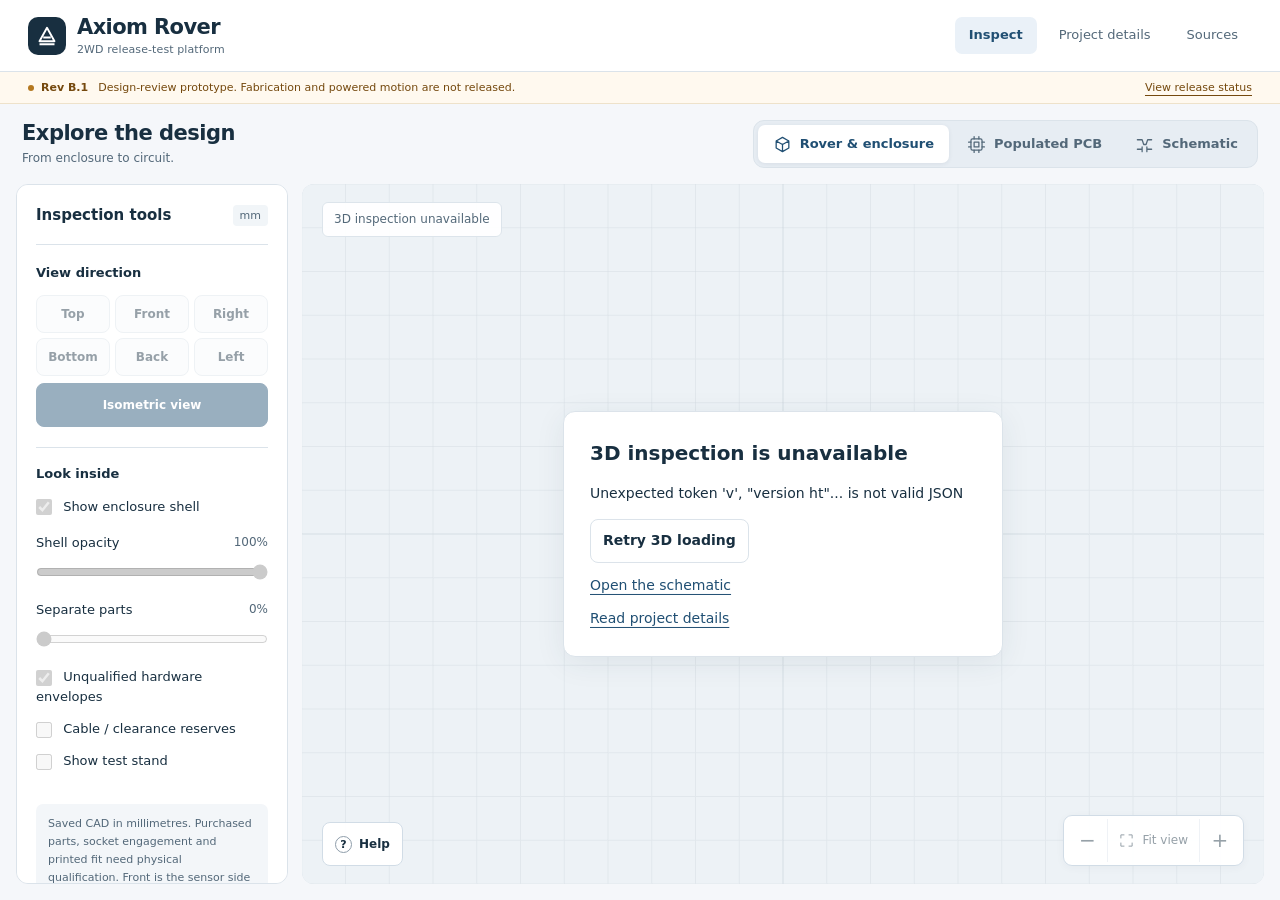
<file: viewer/index.html>
<!doctype html>
<html lang="en">
<head>
  <meta charset="utf-8">
  <meta name="viewport" content="width=device-width,initial-scale=1">
  <meta name="theme-color" content="#203d4c">
  <meta name="description" content="Inspect Axiom Rover's Rev B.1 carrier, enclosure and schematic. Explore the reference CAD, design specifications and outstanding hardware release gates.">
  <meta property="og:title" content="Axiom Rover · Interactive CAD inspection">
  <meta property="og:description" content="Explore the 2WD test platform, Pi 5 carrier and Shrike controller. Rev B.1 is a design-review prototype; physical qualification is pending.">
  <meta property="og:type" content="website">
  <meta property="og:url" content="https://axiom-rover.vercel.app/">
  <meta property="og:image" content="https://axiom-rover.vercel.app/viewer/rover-preview.png">
  <meta property="og:image:alt" content="Reference CAD of the Axiom Rover enclosure and populated carrier">
  <meta name="twitter:card" content="summary_large_image">
  <link rel="canonical" href="https://axiom-rover.vercel.app/">
  <link rel="icon" href="favicon.svg" type="image/svg+xml">
  <link rel="stylesheet" href="styles.css">
  <title>Axiom Rover · Interactive CAD inspection</title>
  <script type="importmap">{"imports":{"three":"./vendor/three.module.js"}}</script>
</head>
<body class="viewer-page">
  <a class="skip-link" href="#inspection">Skip to inspection</a>
  <header class="site-header">
    <a class="brand" href="./"><svg viewBox="0 0 32 32" width="32" height="32" aria-hidden="true"><path d="M6 23 16 5l10 18H6Zm5-5h10M6 27h20" fill="none" stroke="currentColor" stroke-width="2.5" stroke-linejoin="round"/></svg><span>Axiom Rover<small>2WD release-test platform</small></span></a>
    <nav class="site-nav" aria-label="Site"><a href="./" aria-current="page">Inspect</a><a href="project.html">Project details</a><a href="credits.html">Sources</a></nav>
  </header>
  <div class="review-banner"><span class="revision">Rev B.1</span><span>Design-review prototype. Fabrication and powered motion are not released.</span><a href="project.html#release">View release status</a></div>
  <div class="inspection-bar"><div class="inspection-title"><h1>Explore the design</h1><p>From enclosure to circuit.</p></div><nav class="mode-tabs" aria-label="Inspection mode"><button data-mode="rover" aria-pressed="true"><svg class="icon" viewBox="0 0 24 24" aria-hidden="true"><path d="m12 3 8 4.5v9L12 21l-8-4.5v-9L12 3Zm0 9 8-4.5M12 12 4 7.5M12 12v9"/></svg>Rover &amp; enclosure</button><button data-mode="pcb" aria-pressed="false"><svg class="icon" viewBox="0 0 24 24" aria-hidden="true"><rect x="5" y="5" width="14" height="14" rx="2"/><path d="M9 9h6v6H9zM9 2v3m6-3v3M9 19v3m6-3v3M2 9h3m-3 6h3M19 9h3m-3 6h3"/></svg>Populated PCB</button><button data-mode="schematic" aria-pressed="false"><svg class="icon" viewBox="0 0 24 24" aria-hidden="true"><path d="M3 6h6l2 6h3l2-6h5M3 18h6m6 0h6M9 15v6m6-6v6"/></svg>Schematic</button></nav><a class="mobile-controls" href="#controls">Inspection tools</a></div>
  <main id="inspection" tabindex="-1">
    <section id="stage" aria-label="CAD and drawing viewport" aria-describedby="hint" tabindex="0">
      <div id="status" role="status" aria-live="polite">Loading CAD geometry…</div>
      <div id="load-error" hidden><strong>3D inspection is unavailable</strong><p id="error-detail"></p><button id="retry">Retry 3D loading</button><a href="?mode=schematic">Open the schematic</a><a href="project.html">Read project details</a></div>
      <div id="drawing" hidden><img alt="Circuit drawing" draggable="false"></div>
      <div class="viewport-tools">
        <details class="viewport-help"><summary><span aria-hidden="true">?</span> Help</summary><p id="hint">Drag to rotate, pinch or scroll to zoom, right-drag to pan. Keyboard: arrows choose sides, + / − zoom, Home fits. Double-click a part to focus.</p></details>
        <div class="zoom-controls" role="group" aria-label="Viewport zoom"><button id="out" aria-label="Zoom out" disabled>−</button><button id="fit" disabled><svg class="icon" viewBox="0 0 24 24" aria-hidden="true"><path d="M8 3H3v5m13-5h5v5M3 16v5h5m13-5v5h-5"/></svg>Fit view</button><button id="in" aria-label="Zoom in" disabled>+</button></div>
      </div>
      <noscript><div class="no-script"><img src="rover-preview.png" alt="Reference CAD of the rover's enclosure and populated carrier"><p>Enable JavaScript for interactive inspection. <a href="project.html">Project details</a>, <a href="../electronics/out/schematic/carrier.svg">the schematic</a> and <a href="carrier-populated.step" download>CAD downloads</a> remain available.</p></div></noscript>
    </section>
    <aside id="controls" aria-label="Inspection controls" tabindex="-1">
      <div class="panel-heading"><h2>Inspection tools</h2><span class="unit-label">mm</span></div><a class="mobile-controls" href="#stage">Back to model ↑</a>
      <fieldset id="view-controls" disabled><legend>View direction</legend><div class="views"><button data-view="top">Top</button><button data-view="front">Front</button><button data-view="right">Right</button><button data-view="bottom">Bottom</button><button data-view="back">Back</button><button data-view="left">Left</button></div><button id="iso" class="full-width" aria-pressed="true">Isometric view</button></fieldset>

      <fieldset id="rover-options" disabled><legend>Look inside</legend><label><input id="shell" type="checkbox" checked> Show enclosure shell</label><label class="range-label" for="opacity">Shell opacity <output id="opacity-value" for="opacity" aria-hidden="true">100%</output><input id="opacity" type="range" min="0.08" max="1" step=".02" value="1"></label><label class="range-label" for="explode">Separate parts <output id="explode-value" for="explode" aria-hidden="true">0%</output><input id="explode" type="range" min="0" max="1" step=".02" value="0"></label><label><input id="envelopes" type="checkbox" checked> Unqualified hardware envelopes</label><label><input id="reserves" type="checkbox"> Cable / clearance reserves</label><label><input id="stand" type="checkbox"> Show test stand</label></fieldset>
      <fieldset id="pcb-options" disabled hidden><legend>Board detail</legend><label><input id="components" type="checkbox" checked> Show components</label><div class="row"><button data-drawing="top" aria-pressed="false">Top routing</button><button data-drawing="bottom" aria-pressed="false">Bottom routing</button></div><button id="board3d" class="full-width">Return to 3D board</button></fieldset>
      <p class="note model-note" id="disclaimer">Saved CAD in millimetres. Physical fit and socket engagement remain unqualified. Front is the sensor side (+Y).</p>
      <details id="parts-panel"><summary>Individual parts</summary><div id="parts"><p class="note">Available when geometry has loaded.</p></div></details>
      <div class="downloads"><h2>Review files</h2><a href="carrier-populated.step" download>Populated PCB STEP <span>16 MB</span></a><a href="../electronics/out/schematic/carrier.svg">Electrical schematic <span>SVG</span></a><a href="project.html">Specifications &amp; docs</a><a href="credits.html">CAD sources &amp; licenses</a></div>
      <p class="note">Reference geometry only. <a href="project.html#release">See what still needs verification.</a></p>
    </aside>
  </main>
  <script type="module" src="app.js"></script>
</body>
</html>
</file>
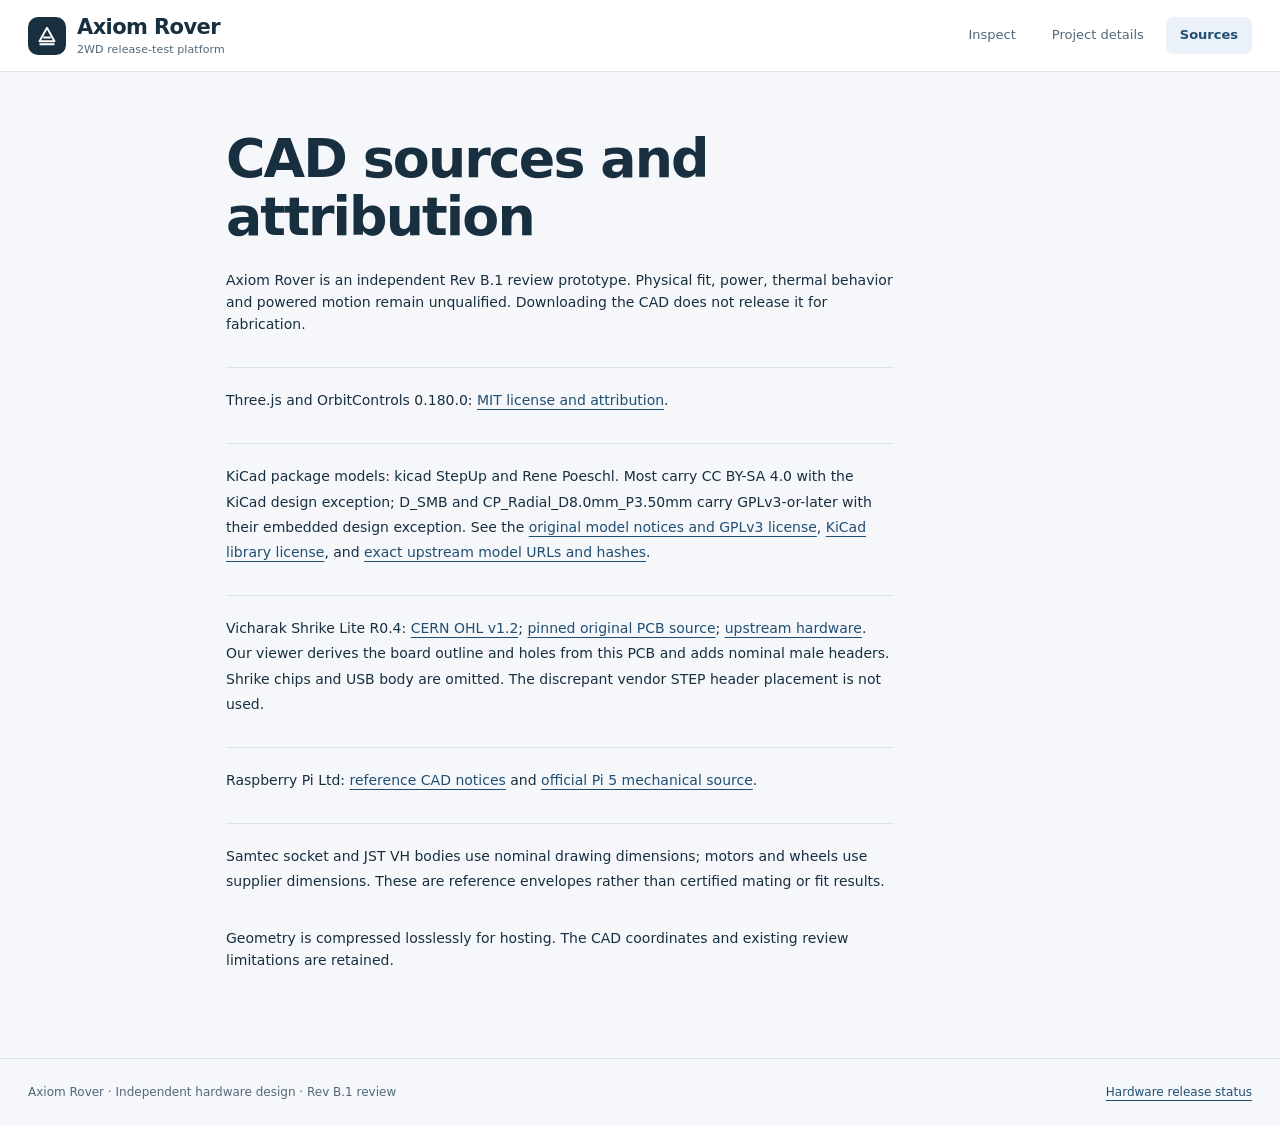
<file: viewer/credits.html>
<!doctype html>
<html lang="en"><head><meta charset="utf-8"><meta name="viewport" content="width=device-width,initial-scale=1"><title>Axiom Rover · CAD sources</title>
<meta name="description" content="Axiom Rover CAD model provenance, reference limitations, original notices and third-party licenses."><link rel="icon" href="favicon.svg" type="image/svg+xml"><link rel="stylesheet" href="styles.css"><link rel="canonical" href="https://axiom-rover.vercel.app/viewer/credits.html"></head><body class="credits-page">
<header class="site-header"><a class="brand" href="./"><svg viewBox="0 0 32 32" width="32" height="32" aria-hidden="true"><path d="M6 23 16 5l10 18H6Zm5-5h10M6 27h20" fill="none" stroke="currentColor" stroke-width="2.5" stroke-linejoin="round"/></svg><span>Axiom Rover<small>2WD release-test platform</small></span></a><nav class="site-nav" aria-label="Site"><a href="./">Inspect</a><a href="project.html">Project details</a><a href="credits.html" aria-current="page">Sources</a></nav></header><main class="content"><h1>CAD sources and attribution</h1>
<p>Axiom Rover is an independent Rev B.1 review prototype. Physical fit, power, thermal behavior and powered motion remain unqualified. Downloading the CAD does not release it for fabrication.</p>
<ul>
<li>Three.js and OrbitControls 0.180.0: <a href="vendor/LICENSE">MIT license and attribution</a>.</li>
<li>KiCad package models: kicad StepUp and Rene Poeschl. Most carry CC BY-SA 4.0 with the KiCad design exception; D_SMB and CP_Radial_D8.0mm_P3.50mm carry GPLv3-or-later with their embedded design exception. See the <a href="model-licenses.txt">original model notices and GPLv3 license</a>, <a href="../electronics/Rover.pretty/LICENSE.md">KiCad library license</a>, and <a href="model-sources.json">exact upstream model URLs and hashes</a>.</li>
<li>Vicharak Shrike Lite R0.4: <a href="../reference/shrike-r04/LICENSE_HW.md">CERN OHL v1.2</a>; <a href="../reference/shrike-r04/Shrike-lite.kicad_pcb">pinned original PCB source</a>; <a href="https://github.com/vicharak-in/shrike">upstream hardware</a>. Our viewer derives the board outline and holes from this PCB and adds nominal male headers. Shrike chips and USB body are omitted. The discrepant vendor STEP header placement is not used.</li>
<li>Raspberry Pi Ltd: <a href="../reference/raspberry-pi-5/LICENSE.txt">reference CAD notices</a> and <a href="https://pip.raspberrypi.com/documents/RP-010083-CA">official Pi 5 mechanical source</a>.</li>
<li>Samtec socket and JST VH bodies use nominal drawing dimensions; motors and wheels use supplier dimensions. These are reference envelopes rather than certified mating or fit results.</li>
</ul>
<p>Geometry is compressed losslessly for hosting. The CAD coordinates and existing review limitations are retained.</p>
</main><footer class="site-footer"><span>Axiom Rover · Independent hardware design · Rev B.1 review</span><a href="project.html#release">Hardware release status</a></footer></body></html>
</file>
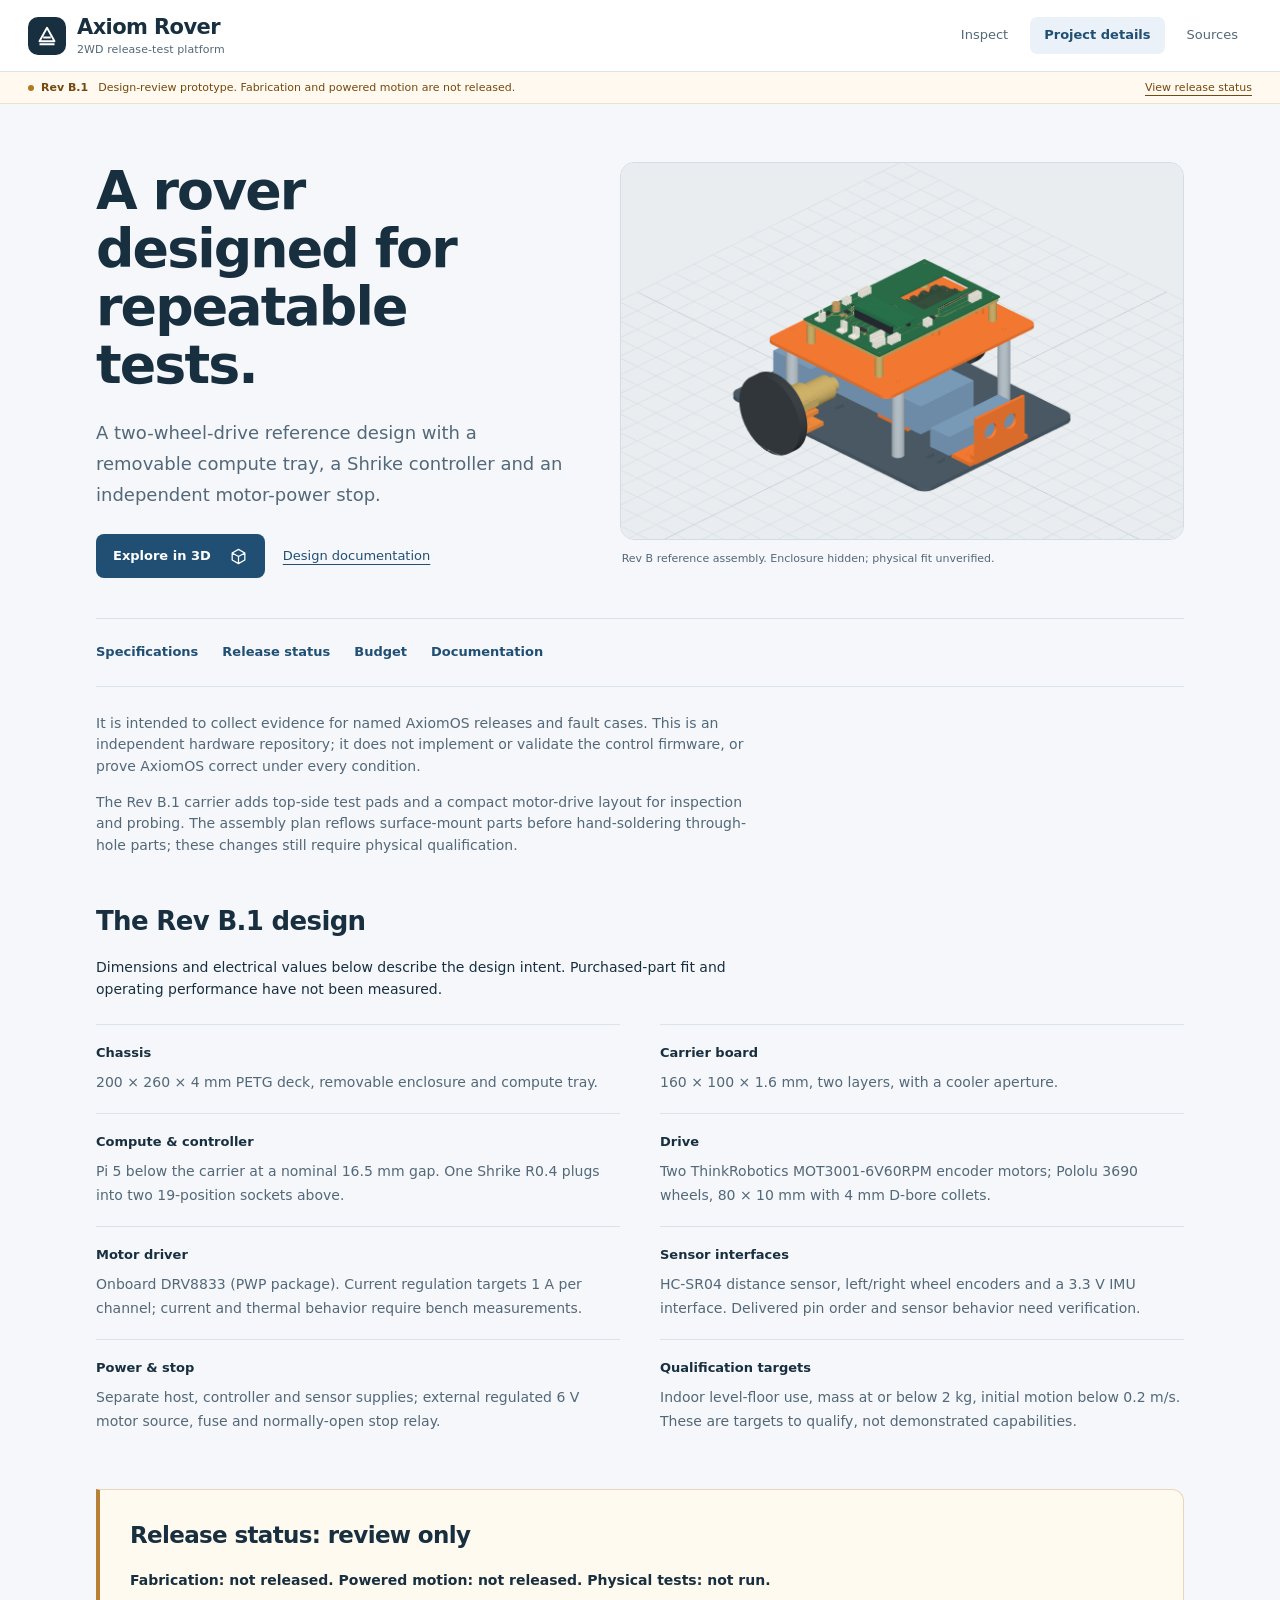
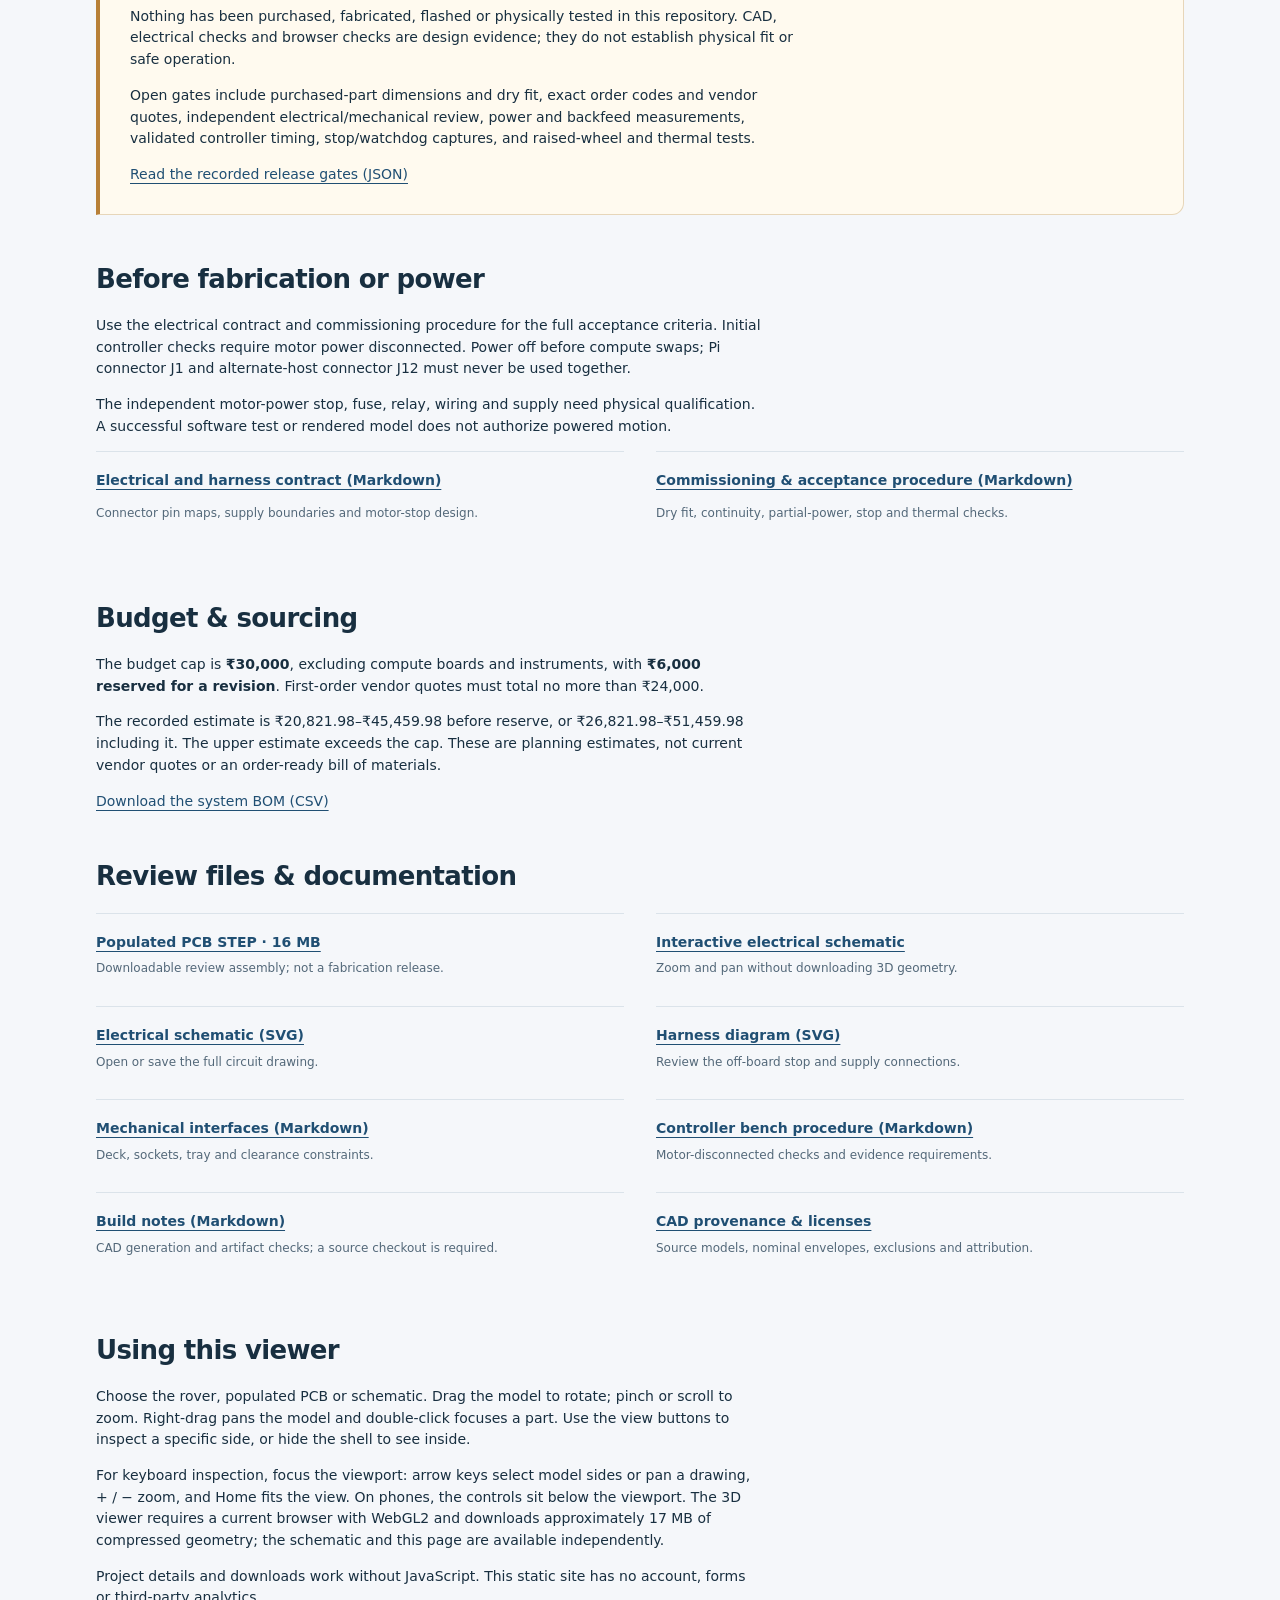
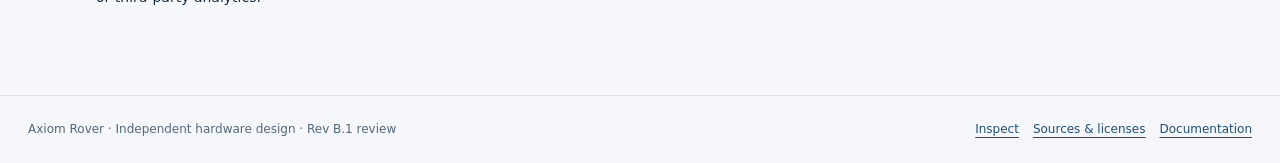
<file: viewer/project.html>
<!doctype html>
<html lang="en">
<head>
  <meta charset="utf-8"><meta name="viewport" content="width=device-width,initial-scale=1"><meta name="theme-color" content="#203d4c">
  <meta name="description" content="Axiom Rover Rev B.1 specifications, project purpose, CAD downloads, budget estimates and hardware qualification status.">
  <meta property="og:title" content="Axiom Rover · Project details"><meta property="og:description" content="A reusable 2WD release-test platform. Explore the design and the evidence still required before fabrication or powered motion."><meta property="og:type" content="website"><meta property="og:image" content="https://axiom-rover.vercel.app/viewer/rover-preview.png"><meta property="og:image:alt" content="Reference CAD of the Axiom Rover"><meta name="twitter:card" content="summary_large_image">
  <link rel="canonical" href="https://axiom-rover.vercel.app/viewer/project.html"><link rel="icon" href="favicon.svg" type="image/svg+xml"><link rel="stylesheet" href="styles.css"><title>Axiom Rover · Project details</title>
</head>
<body class="project-page">
  <a class="skip-link" href="#content">Skip to project details</a>
  <header class="site-header"><a class="brand" href="./"><svg viewBox="0 0 32 32" width="32" height="32" aria-hidden="true"><path d="M6 23 16 5l10 18H6Zm5-5h10M6 27h20" fill="none" stroke="currentColor" stroke-width="2.5" stroke-linejoin="round"/></svg><span>Axiom Rover<small>2WD release-test platform</small></span></a><nav class="site-nav" aria-label="Site"><a href="./">Inspect</a><a href="project.html" aria-current="page">Project details</a><a href="credits.html">Sources</a></nav></header>
  <div class="review-banner"><span class="revision">Rev B.1</span><span>Design-review prototype. Fabrication and powered motion are not released.</span><a href="#release">View release status</a></div>
  <main class="content" id="content" tabindex="-1">
    <section class="project-intro"><div><h1>A rover designed for repeatable tests.</h1><p class="lead">A two-wheel-drive reference design with a removable compute tray, a Shrike controller and an independent motor-power stop.</p><div class="hero-actions"><a class="button-link" href="./">Explore in 3D<svg class="icon" viewBox="0 0 24 24" aria-hidden="true"><path d="m12 3 8 4.5v9L12 21l-8-4.5v-9L12 3Zm0 9 8-4.5M12 12 4 7.5M12 12v9"/></svg></a><a href="#docs-title">Design documentation</a></div></div><figure><img src="rover-preview.png" width="1148" height="768" alt="Reference CAD showing the rover deck, wheels and populated carrier inside the enclosure"><figcaption class="note">Rev B reference assembly. Enclosure hidden; physical fit unverified.</figcaption></figure></section><nav class="page-index" aria-label="Project sections"><a href="#spec-title">Specifications</a><a href="#release">Release status</a><a href="#budget-title">Budget</a><a href="#docs-title">Documentation</a></nav><div class="project-context"><p>It is intended to collect evidence for named AxiomOS releases and fault cases. This is an independent hardware repository; it does not implement or validate the control firmware, or prove AxiomOS correct under every condition.</p><p>The Rev B.1 carrier adds top-side test pads and a compact motor-drive layout for inspection and probing. The assembly plan reflows surface-mount parts before hand-soldering through-hole parts; these changes still require physical qualification.</p></div>
    <section aria-labelledby="spec-title"><h2 id="spec-title">The Rev B.1 design</h2><p>Dimensions and electrical values below describe the design intent. Purchased-part fit and operating performance have not been measured.</p><dl class="specs"><div><dt>Chassis</dt><dd>200 × 260 × 4 mm PETG deck, removable enclosure and compute tray.</dd></div><div><dt>Carrier board</dt><dd>160 × 100 × 1.6 mm, two layers, with a cooler aperture.</dd></div><div><dt>Compute &amp; controller</dt><dd>Pi 5 below the carrier at a nominal 16.5 mm gap. One Shrike R0.4 plugs into two 19-position sockets above.</dd></div><div><dt>Drive</dt><dd>Two ThinkRobotics MOT3001-6V60RPM encoder motors; Pololu 3690 wheels, 80 × 10 mm with 4 mm D-bore collets.</dd></div><div><dt>Motor driver</dt><dd>Onboard DRV8833 (PWP package). Current regulation targets 1 A per channel; current and thermal behavior require bench measurements.</dd></div><div><dt>Sensor interfaces</dt><dd>HC-SR04 distance sensor, left/right wheel encoders and a 3.3 V IMU interface. Delivered pin order and sensor behavior need verification.</dd></div><div><dt>Power &amp; stop</dt><dd>Separate host, controller and sensor supplies; external regulated 6 V motor source, fuse and normally-open stop relay.</dd></div><div><dt>Qualification targets</dt><dd>Indoor level-floor use, mass at or below 2 kg, initial motion below 0.2 m/s. These are targets to qualify, not demonstrated capabilities.</dd></div></dl></section>
    <section class="release-box" id="release" aria-labelledby="release-title"><h2 id="release-title">Release status: review only</h2><p><strong>Fabrication: not released. Powered motion: not released. Physical tests: not run.</strong></p><p>Nothing has been purchased, fabricated, flashed or physically tested in this repository. CAD, electrical checks and browser checks are design evidence; they do not establish physical fit or safe operation.</p><p>Open gates include purchased-part dimensions and dry fit, exact order codes and vendor quotes, independent electrical/mechanical review, power and backfeed measurements, validated controller timing, stop/watchdog captures, and raised-wheel and thermal tests.</p><a href="../release-gates.json">Read the recorded release gates (JSON)</a></section>
    <section aria-labelledby="review-title"><h2 id="review-title">Before fabrication or power</h2><p>Use the electrical contract and commissioning procedure for the full acceptance criteria. Initial controller checks require motor power disconnected. Power off before compute swaps; Pi connector J1 and alternate-host connector J12 must never be used together.</p><p>The independent motor-power stop, fuse, relay, wiring and supply need physical qualification. A successful software test or rendered model does not authorize powered motion.</p><div class="resource-list"><div><a href="../docs/electrical-contract.md" download>Electrical and harness contract (Markdown)</a><p class="note">Connector pin maps, supply boundaries and motor-stop design.</p></div><div><a href="../docs/commissioning.md" download>Commissioning &amp; acceptance procedure (Markdown)</a><p class="note">Dry fit, continuity, partial-power, stop and thermal checks.</p></div></div></section>
    <section aria-labelledby="budget-title"><h2 id="budget-title">Budget &amp; sourcing</h2><p>The budget cap is <strong>₹30,000</strong>, excluding compute boards and instruments, with <strong>₹6,000 reserved for a revision</strong>. First-order vendor quotes must total no more than ₹24,000.</p><p>The recorded estimate is ₹20,821.98–₹45,459.98 before reserve, or ₹26,821.98–₹51,459.98 including it. The upper estimate exceeds the cap. These are planning estimates, not current vendor quotes or an order-ready bill of materials.</p><a href="../bom/system-bom.csv" download>Download the system BOM (CSV)</a></section>
    <section aria-labelledby="docs-title"><h2 id="docs-title">Review files &amp; documentation</h2><ul class="resource-list"><li><a href="carrier-populated.step" download>Populated PCB STEP · 16 MB</a><small>Downloadable review assembly; not a fabrication release.</small></li><li><a href="./?mode=schematic">Interactive electrical schematic</a><small>Zoom and pan without downloading 3D geometry.</small></li><li><a href="../electronics/out/schematic/carrier.svg">Electrical schematic (SVG)</a><small>Open or save the full circuit drawing.</small></li><li><a href="../docs/harness.svg">Harness diagram (SVG)</a><small>Review the off-board stop and supply connections.</small></li><li><a href="../docs/mechanical.md" download>Mechanical interfaces (Markdown)</a><small>Deck, sockets, tray and clearance constraints.</small></li><li><a href="../docs/bench.md" download>Controller bench procedure (Markdown)</a><small>Motor-disconnected checks and evidence requirements.</small></li><li><a href="../docs/build.md" download>Build notes (Markdown)</a><small>CAD generation and artifact checks; a source checkout is required.</small></li><li><a href="credits.html">CAD provenance &amp; licenses</a><small>Source models, nominal envelopes, exclusions and attribution.</small></li></ul></section>
    <section aria-labelledby="use-title"><h2 id="use-title">Using this viewer</h2><p>Choose the rover, populated PCB or schematic. Drag the model to rotate; pinch or scroll to zoom. Right-drag pans the model and double-click focuses a part. Use the view buttons to inspect a specific side, or hide the shell to see inside.</p><p>For keyboard inspection, focus the viewport: arrow keys select model sides or pan a drawing, + / − zoom, and Home fits the view. On phones, the controls sit below the viewport. The 3D viewer requires a current browser with WebGL2 and downloads approximately 17 MB of compressed geometry; the schematic and this page are available independently.</p><p>Project details and downloads work without JavaScript. This static site has no account, forms or third-party analytics.</p></section>
  </main>
  <footer class="site-footer"><span>Axiom Rover · Independent hardware design · Rev B.1 review</span><div><a href="./">Inspect</a><a href="credits.html">Sources &amp; licenses</a><a href="#docs-title">Documentation</a></div></footer>
</body>
</html>
</file>
<file: viewer/styles.css>
:root {
  color-scheme: light;
  --ink: #182f40;
  --muted: #536879;
  --blue: #204f73;
  --line: #dbe3ea;
  --paper: #fff;
  --ground: #edf2f6;
  --accent: #285fca;
  font: 14px/1.55 system-ui, -apple-system, BlinkMacSystemFont, "Segoe UI", sans-serif;
  color: var(--ink);
  background: #f5f7fa;
}
* { box-sizing: border-box; }
body { margin: 0; }
a { color: var(--blue); text-underline-offset: 4px; }
a:hover { color: #12344e; }
button, input, select { font: inherit; }
button { min-height: 44px; border: 1px solid var(--line); background: #fff; color: var(--ink); border-radius: 8px; padding: 8px 12px; cursor: pointer; font-weight: 550; }
button:hover:not(:disabled) { background: #eef4fa; border-color: #9eafc2; }
button[aria-pressed=true] { color: #fff; background: var(--blue); border-color: var(--blue); }
button:disabled { cursor: default; opacity: .45; }
:focus-visible { outline: 3px solid #3976d7; outline-offset: 3px; }
[hidden] { display: none !important; }
.icon { width: 19px; height: 19px; flex: none; fill: none; stroke: currentColor; stroke-width: 1.6; stroke-linecap: round; stroke-linejoin: round; vertical-align: middle; }
.skip-link { position: fixed; left: 16px; top: -80px; z-index: 20; background: white; padding: 12px; }
.skip-link:focus { top: 12px; }
.site-header { min-height: 72px; display: flex; align-items: center; justify-content: space-between; gap: 24px; padding: 12px 28px; background: var(--paper); border-bottom: 1px solid var(--line); }
.brand { display: flex; gap: 11px; align-items: center; color: var(--ink); text-decoration: none; font-size: 21px; font-weight: 750; line-height: 1.15; letter-spacing: -.6px; }
.brand > svg { width: 38px; height: 38px; padding: 7px; border-radius: 10px; background: var(--ink); color: #fff; }
.brand small { display: block; font-size: 11px; font-weight: 450; letter-spacing: .1px; color: var(--muted); margin-top: 5px; }
.site-nav { display: flex; gap: 8px; align-items: center; }
.site-nav a { padding: 8px 14px; border-radius: 7px; text-decoration: none; color: var(--muted); font-size: 13px; }
.site-nav a:hover { background: #f3f6f9; }
.site-nav a[aria-current=page] { color: var(--blue); background: #eaf1f8; font-weight: 650; }
.review-banner { display: flex; align-items: center; gap: 10px; padding: 7px 28px; background: #fff9ef; border-bottom: 1px solid #eee2ca; font-size: 11px; color: #75490e; }
.review-banner a { color: inherit; margin-left: auto; white-space: nowrap; }
.revision { font-weight: 750; white-space: nowrap; }
.revision::before { content: ""; display: inline-block; width: 6px; height: 6px; border-radius: 50%; background: #b47820; margin-right: 7px; vertical-align: middle; }
.inspection-bar { display: flex; align-items: center; gap: 24px; padding: 16px 22px; }
.inspection-title h1 { font-size: 21px; line-height: 1.2; letter-spacing: -.5px; margin: 0; font-weight: 700; }
.inspection-title p { font-size: 12px; color: var(--muted); margin: 3px 0 0; }
.mode-tabs { display: flex; gap: 3px; margin-left: auto; padding: 4px; border: 1px solid var(--line); background: #e7edf3; border-radius: 11px; }
.mode-tabs button { display: flex; align-items: center; justify-content: center; gap: 8px; min-height: 38px; padding: 7px 15px; border: 0; color: var(--muted); background: transparent; font-size: 13px; border-radius: 7px; }
.mode-tabs button:hover:not(:disabled) { background: #f5f8fb; }
.mode-tabs button[aria-pressed=true] { color: var(--blue); background: white; box-shadow: 0 1px 4px #24394d14; }
.viewer-page { height: 100dvh; display: flex; flex-direction: column; }
.viewer-page main { display: grid; grid-template-columns: 272px minmax(0, 1fr); grid-template-areas: "controls stage"; gap: 14px; padding: 0 16px 16px; flex: 1; min-height: 0; }
.viewer-page aside { grid-area: controls; overflow: auto; padding: 19px; background: var(--paper); border: 1px solid var(--line); border-radius: 12px; scrollbar-width: thin; scrollbar-color: #c1cdd8 transparent; }
.panel-heading { display: flex; align-items: center; justify-content: space-between; padding-bottom: 17px; margin-bottom: 18px; border-bottom: 1px solid var(--line); }
.panel-heading h2 { font-size: 15px; margin: 0; }
.unit-label { font-size: 11px; color: var(--muted); background: #f1f5f8; padding: 2px 7px; border-radius: 4px; }
fieldset { padding: 0; margin: 0 0 20px; border: 0; min-width: 0; }
legend, h2 { font-size: 13px; font-weight: 700; margin: 0 0 12px; padding: 0; }
label { display: block; margin: 12px 0; font-size: 13px; }
input[type=range] { display: block; width: 100%; min-height: 24px; margin: 7px 0 0; accent-color: var(--blue); }
input[type=checkbox] { accent-color: var(--blue); width: 16px; height: 16px; vertical-align: middle; margin: 0 7px 0 0; }
.range-label { margin: 16px 0; }
.range-label output { float: right; color: var(--muted); font-size: 12px; font-variant-numeric: tabular-nums; }
.views { display: grid; grid-template-columns: repeat(3, 1fr); gap: 5px; }
.views button { padding: 7px 3px; font-size: 12px; min-height: 38px; background: #f7f9fb; }
.views button[aria-pressed=true] { color: var(--blue); background: #eaf1fb; border-color: #8bacd7; }
.row { display: flex; gap: 7px; margin: 10px 0 16px; }
.row button { flex: 1; font-size: 12px; padding: 7px; }
.full-width { width: 100%; margin-top: 7px; font-size: 12px; }
#rover-options, #pcb-options { border-top: 1px solid var(--line); padding-top: 16px; }
#rover-options legend, #pcb-options legend { float: left; width: 100%; }
#rover-options legend + *, #pcb-options legend + * { clear: both; }
#stage { grid-area: stage; position: relative; min-width: 0; min-height: 0; overflow: hidden; background: var(--ground); border-radius: 12px; box-shadow: inset 0 0 0 1px #dce4eb; }
canvas { display: block; touch-action: none; width: 100%; height: 100%; }
#status { position: absolute; z-index: 2; top: 18px; left: 20px; max-width: calc(100% - 40px); padding: 7px 11px; background: #ffffffed; border: 1px solid #dce4eb; border-radius: 6px; font-size: 12px; color: var(--muted); pointer-events: none; }
.viewport-tools { position: absolute; z-index: 3; bottom: 18px; left: 20px; right: 20px; display: flex; justify-content: space-between; align-items: flex-end; gap: 12px; pointer-events: none; }
.viewport-tools > * { pointer-events: auto; }
.viewport-help { position: relative; border: 0; padding: 0; }
.viewport-help summary { display: flex; align-items: center; gap: 7px; min-height: 44px; padding: 9px 12px; border: 1px solid #d1dce6; background: #fffffff5; border-radius: 8px; font-size: 12px; font-weight: 550; list-style: none; cursor: pointer; }
.viewport-help summary::-webkit-details-marker { display: none; }
.viewport-help summary span { border: 1px solid #8d9ca9; border-radius: 50%; width: 17px; height: 17px; text-align: center; line-height: 15px; font-size: 11px; }
.viewport-help[open] summary { background: var(--blue); color: #fff; border-color: var(--blue); }
#hint { position: absolute; bottom: calc(100% + 10px); left: 0; width: 300px; max-width: calc(100vw - 40px); padding: 16px; background: #fff; border: 1px solid var(--line); border-radius: 10px; box-shadow: 0 5px 24px #223c5314; font-size: 12px; line-height: 1.75; margin: 0; }
.zoom-controls { display: flex; padding: 3px; background: #fffffff5; border: 1px solid #d1dce6; border-radius: 9px; box-shadow: 0 2px 8px #273b4c0a; }
.zoom-controls button { display: inline-flex; align-items: center; justify-content: center; gap: 8px; min-width: 40px; min-height: 38px; padding: 6px 11px; border: 0; background: transparent; font-size: 20px; font-weight: 450; }
.zoom-controls #fit { font-size: 12px; border-left: 1px solid var(--line); border-right: 1px solid var(--line); border-radius: 0; }
.zoom-controls .icon { width: 15px; height: 15px; }
#drawing { position: absolute; inset: 0; overflow: hidden; background: #f7f5ef; touch-action: none; }
#drawing img { position: absolute; left: 50%; top: 50%; max-width: none; user-select: none; pointer-events: none; }
#load-error { position: absolute; z-index: 4; top: 50%; left: 50%; transform: translate(-50%, -50%); width: min(440px, calc(100% - 32px)); padding: 26px; background: white; border: 1px solid var(--line); border-radius: 12px; box-shadow: 0 6px 30px #203d4c14; }
#load-error strong { font-size: 20px; }
#load-error a { display: block; margin-top: 12px; }
#load-error p { overflow-wrap: anywhere; }
.note { font-size: 12px; line-height: 1.65; color: var(--muted); }
.model-note { background: #f3f6f9; border-radius: 7px; padding: 11px 12px; font-size: 11px; }
details { border-top: 1px solid var(--line); padding: 14px 0; }
summary { cursor: pointer; font-weight: 650; padding: 4px 0; font-size: 13px; }
#parts label { font-size: 12px; overflow-wrap: anywhere; min-height: 26px; line-height: 1.5; }
.downloads { border-top: 1px solid var(--line); padding-top: 17px; }
.downloads a { display: flex; justify-content: space-between; gap: 10px; padding: 9px 0; text-decoration: none; font-size: 12px; }
.downloads a:hover { text-decoration: underline; }
.downloads span { font-size: 10px; color: var(--muted); background: #f0f4f7; padding: 1px 5px; border-radius: 4px; align-self: center; white-space: nowrap; }
.mobile-controls { display: none; }
.no-script { position: absolute; z-index: 5; inset: 0; overflow: auto; background: var(--ground); padding: 24px; }
.no-script img { max-width: 100%; max-height: 70%; object-fit: contain; }
.no-script p { max-width: 60ch; background: white; padding: 16px; }
.content { max-width: 1160px; margin: auto; padding: 58px 36px 72px; }
.content h1 { font-size: clamp(34px, 4.2vw, 54px); font-weight: 720; line-height: 1.08; letter-spacing: -1.9px; margin: 0 0 24px; max-width: 18ch; }
.lead { font-size: 18px; line-height: 1.7; max-width: 52ch; color: var(--muted); }
.content h2 { font-size: 26px; letter-spacing: -.65px; margin: 44px 0 16px; }
.content h3 { font-size: 16px; margin: 22px 0 8px; }
.content p, .content li { max-width: 75ch; }
.content li { margin-bottom: 10px; }
.project-intro { display: grid; grid-template-columns: .85fr 1fr; gap: 44px; align-items: center; margin-bottom: 40px; }
.project-intro figure { margin: 0; }
.project-intro img { display: block; width: 100%; height: auto; border-radius: 14px; border: 1px solid #d2dde6; }
.project-intro figcaption { padding: 10px 2px; font-size: 11px; }
.hero-actions { display: flex; flex-wrap: wrap; align-items: center; gap: 18px; margin-top: 24px; }
.hero-actions > a { display: inline-flex; align-items: center; white-space: nowrap; font-size: 13px; }
.button-link { display: inline-flex; align-items: center; gap: 18px; background: var(--blue); color: white; text-decoration: none; border-radius: 8px; padding: 12px 17px; font-weight: 600; }
.button-link:hover { background: #183e5b; color: white; }
.page-index { display: flex; flex-wrap: wrap; gap: 8px 24px; padding: 18px 0; border-top: 1px solid var(--line); border-bottom: 1px solid var(--line); margin-bottom: 26px; }
.page-index a { font-size: 13px; text-decoration: none; padding: 5px 0; font-weight: 600; }
.page-index a:hover { text-decoration: underline; }
.project-context { color: var(--muted); }
.specs { display: grid; grid-template-columns: 1fr 1fr; gap: 0 40px; margin: 24px 0 38px; }
.specs > div { border-top: 1px solid var(--line); padding: 18px 0; }
.specs dt { font-size: 13px; font-weight: 700; margin-bottom: 8px; }
.specs dd { margin: 0; color: var(--muted); font-size: 14px; line-height: 1.7; }
.release-box { padding: 28px 30px; border: 1px solid #e7d6b9; border-left: 4px solid #b88037; background: #fffaef; border-radius: 0 12px 12px 0; }
.release-box h2 { margin-top: 0; font-size: 23px; }
.resource-list { display: grid; grid-template-columns: 1fr 1fr; gap: 0 32px; padding: 0; list-style: none; }
.resource-list > * { border-top: 1px solid var(--line); padding: 18px 0; margin: 0; }
.resource-list a { font-weight: 600; font-size: 14px; }
.resource-list small { display: block; margin-top: 6px; color: var(--muted); font-size: 12px; }
.credits-page .content { max-width: 900px; }
.credits-page .content > ul { list-style: none; padding: 0; margin-top: 32px; }
.credits-page .content > ul > li { padding: 20px 0; border-top: 1px solid var(--line); line-height: 1.8; }
.site-footer { border-top: 1px solid var(--line); padding: 24px 28px; display: flex; justify-content: space-between; gap: 16px; color: var(--muted); font-size: 12px; }
.site-footer a { margin-left: 14px; }
html { scroll-padding-top: 20px; }
@media (max-width: 1000px) {
  .site-header { padding: 12px 20px; }
  .inspection-bar { gap: 14px; }
  .inspection-title h1 { font-size: 18px; }
  .mode-tabs button { padding: 7px 10px; font-size: 12px; }
  .viewer-page main { grid-template-columns: 250px minmax(0, 1fr); }
  .viewer-page aside { padding: 16px; }
  .review-banner { padding: 7px 20px; }
  .project-intro { gap: 28px; }
  .content { padding: 42px 28px 60px; }
}
@media (max-width: 700px) {
  .viewer-page { height: auto; min-height: 100dvh; }
  .site-header { padding: 13px 16px 10px; flex-wrap: wrap; gap: 12px; }
  .brand { font-size: 20px; }
  .brand > svg { width: 34px; height: 34px; }
  .brand small { font-size: 10px; }
  .site-nav { gap: 5px; width: 100%; }
  .site-nav a { padding: 7px 13px; text-align: center; font-size: 12px; flex: 1; }
  .review-banner { padding: 9px 16px; gap: 5px 8px; flex-wrap: wrap; }
  .review-banner > span:nth-child(2) { flex: 1; min-width: 200px; }
  .review-banner a { margin-left: 0; }
  .inspection-bar { padding: 14px 14px 12px; flex-wrap: wrap; gap: 12px; }
  .inspection-title { flex: 1; }
  .inspection-title h1 { font-size: 18px; }
  .inspection-title p { display: none; }
  .mode-tabs { order: 3; width: 100%; margin: 0; gap: 2px; padding: 3px; }
  .mode-tabs button { flex: 1; padding: 8px 5px; font-size: 11px; gap: 5px; }
  .mode-tabs .icon { width: 15px; height: 15px; }
  .mobile-controls { display: inline-block; font-size: 12px; }
  .viewer-page main { display: flex; flex-direction: column; padding: 0; gap: 0; min-height: 0; }
  .viewer-page #stage { height: 62dvh; min-height: 360px; max-height: 720px; flex: none; border-radius: 0; box-shadow: none; }
  .viewer-page aside { padding: 22px 20px; border-radius: 0; border: 0; border-top: 1px solid var(--line); overflow: visible; }
  .viewer-page aside > .mobile-controls { display: block; margin: -5px 0 20px; }
  .panel-heading { margin-bottom: 14px; }
  .views button { min-height: 44px; }
  #status { top: 12px; left: 14px; max-width: calc(100% - 28px); font-size: 11px; }
  .viewport-tools { bottom: 14px; left: 14px; right: 14px; }
  .zoom-controls button { min-height: 40px; }
  .content { padding: 34px 22px 48px; }
  .content h1 { font-size: 38px; letter-spacing: -1.4px; max-width: 17ch; }
  .project-intro { grid-template-columns: 1fr; gap: 28px; margin-bottom: 20px; }
  .project-intro img { max-width: 520px; }
  .hero-actions { gap: 15px; }
  .page-index { gap: 8px 20px; padding: 14px 0; }
  .page-index a { font-size: 12px; }
  .specs, .resource-list { grid-template-columns: 1fr; }
  .specs { margin-top: 20px; }
  .specs > div { padding: 16px 0; }
  .lead { font-size: 16px; }
  .release-box { padding: 23px 20px; }
  .site-footer { padding: 22px 20px; flex-direction: column; }
  .site-footer a { margin: 0 14px 0 0; }
}
@media (prefers-reduced-motion: reduce) {
  *, *::before, *::after { scroll-behavior: auto !important; }
}
</file>
